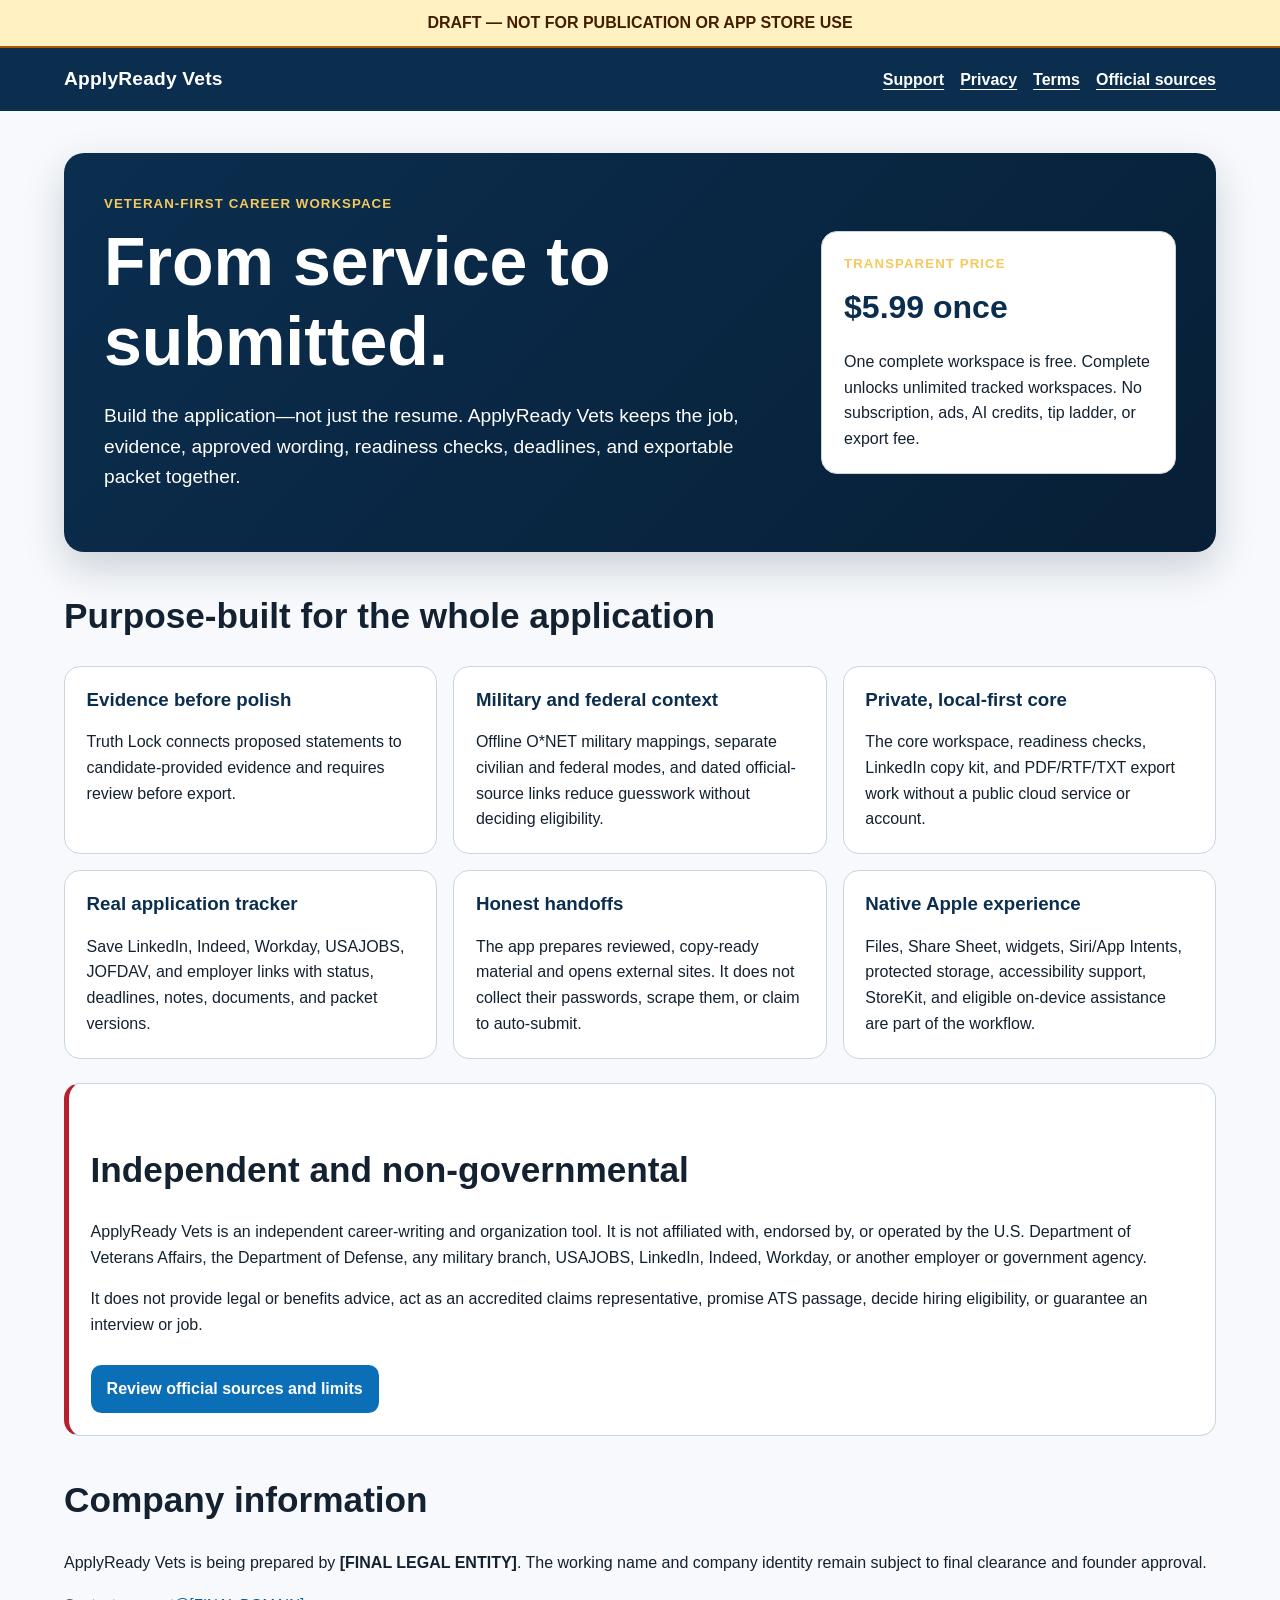
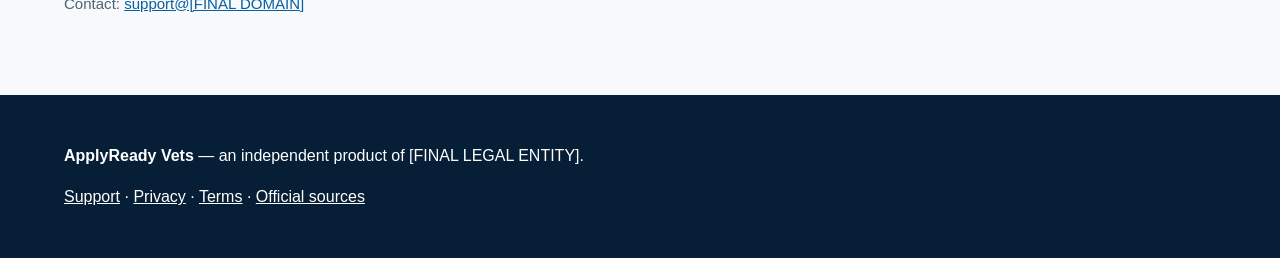
<file: launch-site/index.html>
<!doctype html>
<html lang="en">
<head>
  <meta charset="utf-8">
  <meta name="viewport" content="width=device-width, initial-scale=1">
  <meta name="robots" content="noindex,nofollow">
  <meta name="description" content="ApplyReady Vets helps veterans build, verify, organize, and finish trusted job application packets.">
  <title>ApplyReady Vets — Draft Launch Site</title>
  <link rel="stylesheet" href="styles.css">
</head>
<body>
  <a class="skip-link" href="#main">Skip to main content</a>
  <div class="draft-banner" role="status">DRAFT — NOT FOR PUBLICATION OR APP STORE USE</div>
  <header>
    <div class="nav-wrap">
      <a class="brand" href="index.html">ApplyReady Vets</a>
      <nav aria-label="Primary">
        <ul>
          <li><a href="support.html">Support</a></li>
          <li><a href="privacy.html">Privacy</a></li>
          <li><a href="terms.html">Terms</a></li>
          <li><a href="sources.html">Official sources</a></li>
        </ul>
      </nav>
    </div>
  </header>
  <main id="main">
    <section class="hero" aria-labelledby="hero-title">
      <div>
        <p class="eyebrow">Veteran-first career workspace</p>
        <h1 id="hero-title">From service to submitted.</h1>
        <p class="lede">Build the application—not just the resume. ApplyReady Vets keeps the job, evidence, approved wording, readiness checks, deadlines, and exportable packet together.</p>
      </div>
      <aside class="price-card" aria-label="Pricing summary">
        <p class="eyebrow">Transparent price</p>
        <strong>$5.99 once</strong>
        <p>One complete workspace is free. Complete unlocks unlimited tracked workspaces. No subscription, ads, AI credits, tip ladder, or export fee.</p>
      </aside>
    </section>

    <section aria-labelledby="difference-title">
      <h2 id="difference-title">Purpose-built for the whole application</h2>
      <div class="grid">
        <article class="card">
          <h3>Evidence before polish</h3>
          <p>Truth Lock connects proposed statements to candidate-provided evidence and requires review before export.</p>
        </article>
        <article class="card">
          <h3>Military and federal context</h3>
          <p>Offline O*NET military mappings, separate civilian and federal modes, and dated official-source links reduce guesswork without deciding eligibility.</p>
        </article>
        <article class="card">
          <h3>Private, local-first core</h3>
          <p>The core workspace, readiness checks, LinkedIn copy kit, and PDF/RTF/TXT export work without a public cloud service or account.</p>
        </article>
        <article class="card">
          <h3>Real application tracker</h3>
          <p>Save LinkedIn, Indeed, Workday, USAJOBS, JOFDAV, and employer links with status, deadlines, notes, documents, and packet versions.</p>
        </article>
        <article class="card">
          <h3>Honest handoffs</h3>
          <p>The app prepares reviewed, copy-ready material and opens external sites. It does not collect their passwords, scrape them, or claim to auto-submit.</p>
        </article>
        <article class="card">
          <h3>Native Apple experience</h3>
          <p>Files, Share Sheet, widgets, Siri/App Intents, protected storage, accessibility support, StoreKit, and eligible on-device assistance are part of the workflow.</p>
        </article>
      </div>
    </section>

    <section class="notice" aria-labelledby="independence-title">
      <h2 id="independence-title">Independent and non-governmental</h2>
      <p>ApplyReady Vets is an independent career-writing and organization tool. It is not affiliated with, endorsed by, or operated by the U.S. Department of Veterans Affairs, the Department of Defense, any military branch, USAJOBS, LinkedIn, Indeed, Workday, or another employer or government agency.</p>
      <p>It does not provide legal or benefits advice, act as an accredited claims representative, promise ATS passage, decide hiring eligibility, or guarantee an interview or job.</p>
      <a class="button" href="sources.html">Review official sources and limits</a>
    </section>

    <section aria-labelledby="company-title">
      <h2 id="company-title">Company information</h2>
      <p>ApplyReady Vets is being prepared by <strong>[FINAL LEGAL ENTITY]</strong>. The working name and company identity remain subject to final clearance and founder approval.</p>
      <p class="meta">Contact: <a href="mailto:support@[FINAL DOMAIN]">support@[FINAL DOMAIN]</a></p>
    </section>
  </main>
  <footer>
    <div>
      <p><strong>ApplyReady Vets</strong> — an independent product of [FINAL LEGAL ENTITY].</p>
      <p><a href="support.html">Support</a> · <a href="privacy.html">Privacy</a> · <a href="terms.html">Terms</a> · <a href="sources.html">Official sources</a></p>
    </div>
  </footer>
</body>
</html>
</file>
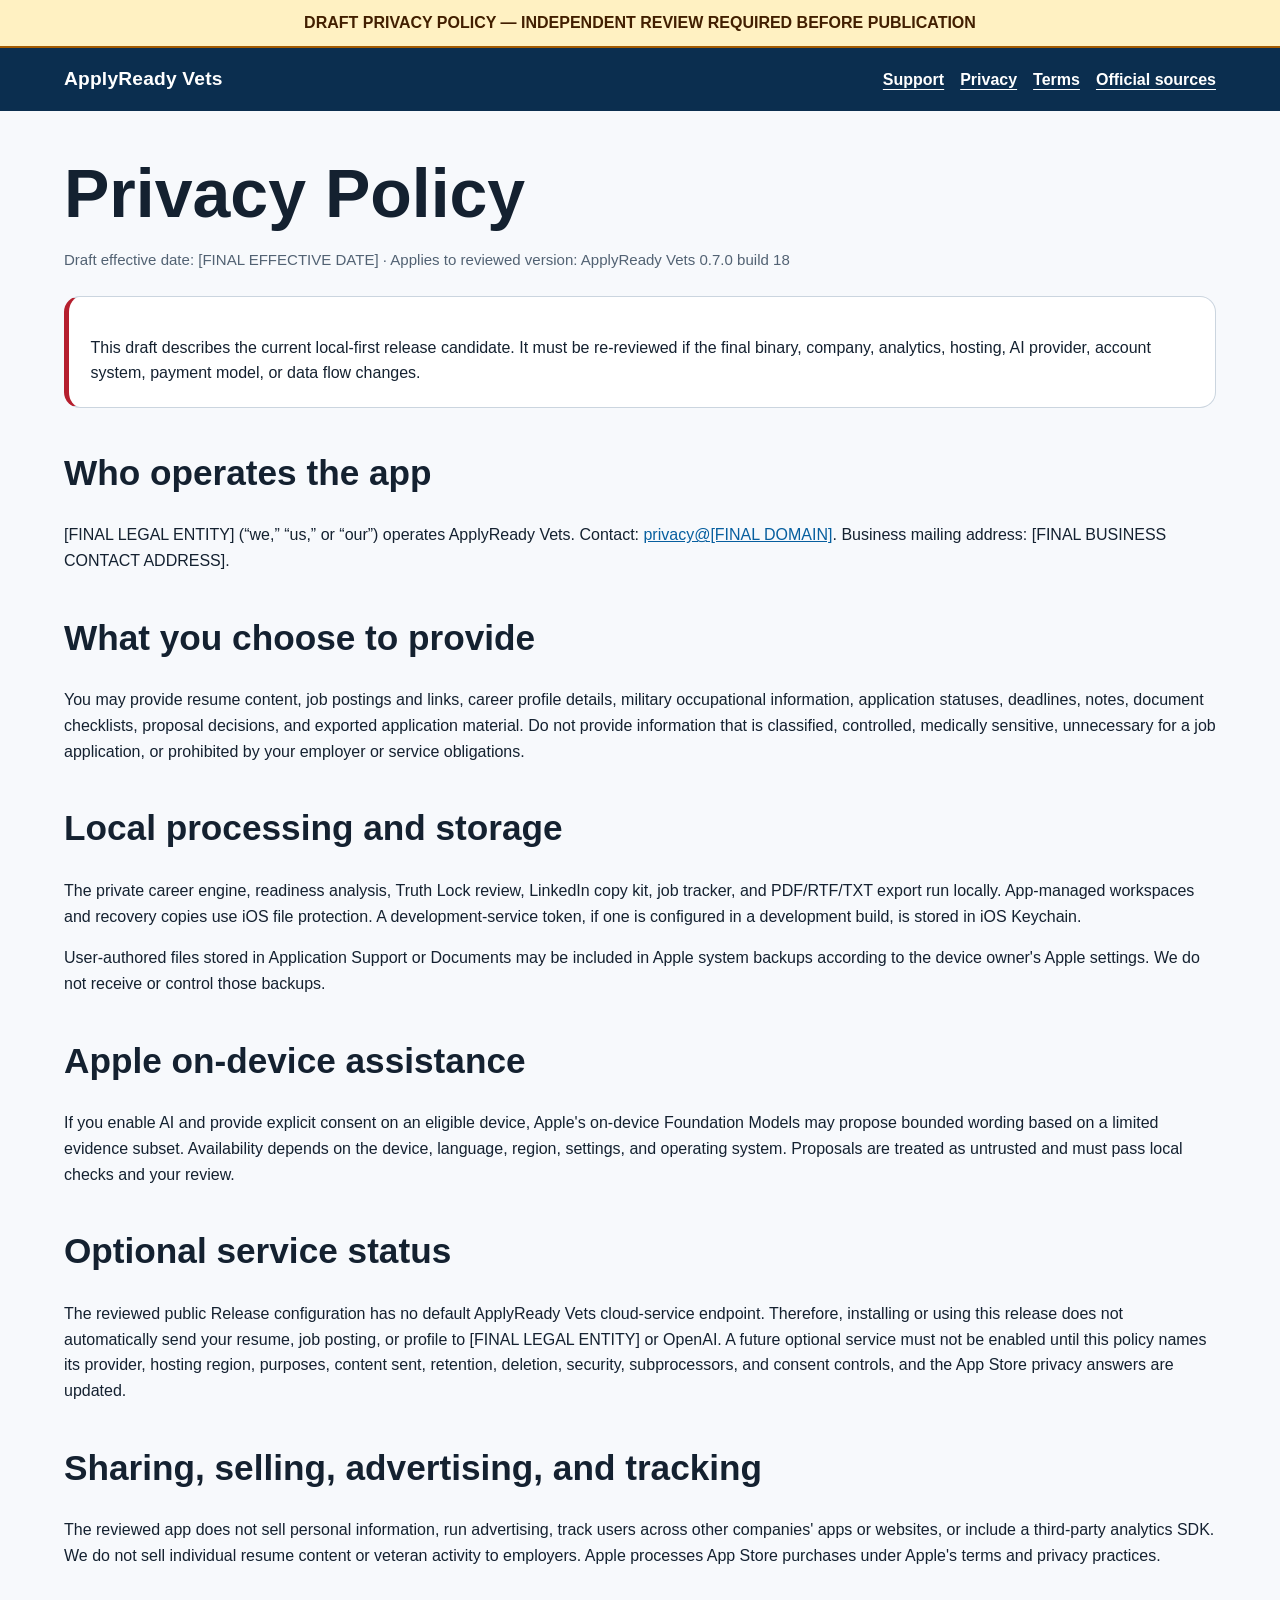
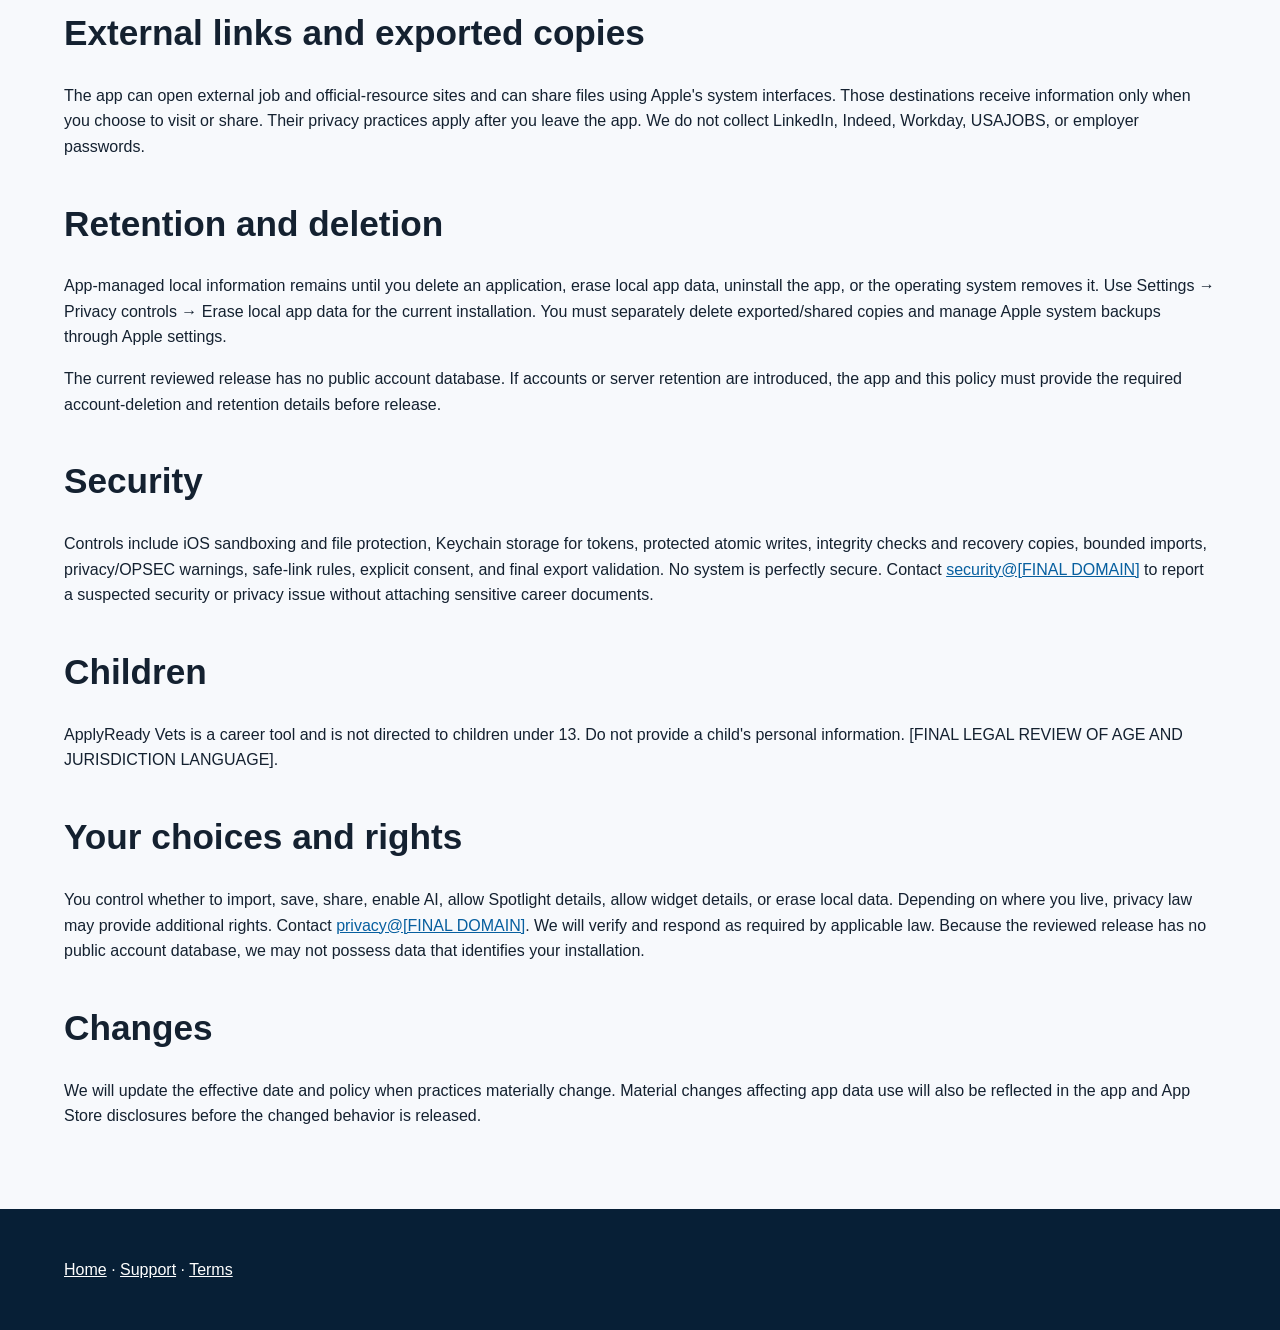
<file: launch-site/privacy.html>
<!doctype html>
<html lang="en">
<head>
  <meta charset="utf-8">
  <meta name="viewport" content="width=device-width, initial-scale=1">
  <meta name="robots" content="noindex,nofollow">
  <title>Privacy Policy — ApplyReady Vets Draft</title>
  <link rel="stylesheet" href="styles.css">
</head>
<body>
  <a class="skip-link" href="#main">Skip to main content</a>
  <div class="draft-banner" role="status">DRAFT PRIVACY POLICY — INDEPENDENT REVIEW REQUIRED BEFORE PUBLICATION</div>
  <header><div class="nav-wrap"><a class="brand" href="index.html">ApplyReady Vets</a><nav aria-label="Primary"><ul><li><a href="support.html">Support</a></li><li><a aria-current="page" href="privacy.html">Privacy</a></li><li><a href="terms.html">Terms</a></li><li><a href="sources.html">Official sources</a></li></ul></nav></div></header>
  <main id="main">
    <h1>Privacy Policy</h1>
    <p class="meta">Draft effective date: [FINAL EFFECTIVE DATE] · Applies to reviewed version: ApplyReady Vets 0.7.0 build 18</p>
    <div class="notice"><p>This draft describes the current local-first release candidate. It must be re-reviewed if the final binary, company, analytics, hosting, AI provider, account system, payment model, or data flow changes.</p></div>

    <h2>Who operates the app</h2>
    <p>[FINAL LEGAL ENTITY] (“we,” “us,” or “our”) operates ApplyReady Vets. Contact: <a href="mailto:privacy@[FINAL DOMAIN]">privacy@[FINAL DOMAIN]</a>. Business mailing address: [FINAL BUSINESS CONTACT ADDRESS].</p>

    <h2>What you choose to provide</h2>
    <p>You may provide resume content, job postings and links, career profile details, military occupational information, application statuses, deadlines, notes, document checklists, proposal decisions, and exported application material. Do not provide information that is classified, controlled, medically sensitive, unnecessary for a job application, or prohibited by your employer or service obligations.</p>

    <h2>Local processing and storage</h2>
    <p>The private career engine, readiness analysis, Truth Lock review, LinkedIn copy kit, job tracker, and PDF/RTF/TXT export run locally. App-managed workspaces and recovery copies use iOS file protection. A development-service token, if one is configured in a development build, is stored in iOS Keychain.</p>
    <p>User-authored files stored in Application Support or Documents may be included in Apple system backups according to the device owner's Apple settings. We do not receive or control those backups.</p>

    <h2>Apple on-device assistance</h2>
    <p>If you enable AI and provide explicit consent on an eligible device, Apple's on-device Foundation Models may propose bounded wording based on a limited evidence subset. Availability depends on the device, language, region, settings, and operating system. Proposals are treated as untrusted and must pass local checks and your review.</p>

    <h2>Optional service status</h2>
    <p>The reviewed public Release configuration has no default ApplyReady Vets cloud-service endpoint. Therefore, installing or using this release does not automatically send your resume, job posting, or profile to [FINAL LEGAL ENTITY] or OpenAI. A future optional service must not be enabled until this policy names its provider, hosting region, purposes, content sent, retention, deletion, security, subprocessors, and consent controls, and the App Store privacy answers are updated.</p>

    <h2>Sharing, selling, advertising, and tracking</h2>
    <p>The reviewed app does not sell personal information, run advertising, track users across other companies' apps or websites, or include a third-party analytics SDK. We do not sell individual resume content or veteran activity to employers. Apple processes App Store purchases under Apple's terms and privacy practices.</p>

    <h2>External links and exported copies</h2>
    <p>The app can open external job and official-resource sites and can share files using Apple's system interfaces. Those destinations receive information only when you choose to visit or share. Their privacy practices apply after you leave the app. We do not collect LinkedIn, Indeed, Workday, USAJOBS, or employer passwords.</p>

    <h2>Retention and deletion</h2>
    <p>App-managed local information remains until you delete an application, erase local app data, uninstall the app, or the operating system removes it. Use Settings → Privacy controls → Erase local app data for the current installation. You must separately delete exported/shared copies and manage Apple system backups through Apple settings.</p>
    <p>The current reviewed release has no public account database. If accounts or server retention are introduced, the app and this policy must provide the required account-deletion and retention details before release.</p>

    <h2>Security</h2>
    <p>Controls include iOS sandboxing and file protection, Keychain storage for tokens, protected atomic writes, integrity checks and recovery copies, bounded imports, privacy/OPSEC warnings, safe-link rules, explicit consent, and final export validation. No system is perfectly secure. Contact <a href="mailto:security@[FINAL DOMAIN]">security@[FINAL DOMAIN]</a> to report a suspected security or privacy issue without attaching sensitive career documents.</p>

    <h2>Children</h2>
    <p>ApplyReady Vets is a career tool and is not directed to children under 13. Do not provide a child's personal information. [FINAL LEGAL REVIEW OF AGE AND JURISDICTION LANGUAGE].</p>

    <h2>Your choices and rights</h2>
    <p>You control whether to import, save, share, enable AI, allow Spotlight details, allow widget details, or erase local data. Depending on where you live, privacy law may provide additional rights. Contact <a href="mailto:privacy@[FINAL DOMAIN]">privacy@[FINAL DOMAIN]</a>. We will verify and respond as required by applicable law. Because the reviewed release has no public account database, we may not possess data that identifies your installation.</p>

    <h2>Changes</h2>
    <p>We will update the effective date and policy when practices materially change. Material changes affecting app data use will also be reflected in the app and App Store disclosures before the changed behavior is released.</p>
  </main>
  <footer><div><p><a href="index.html">Home</a> · <a href="support.html">Support</a> · <a href="terms.html">Terms</a></p></div></footer>
</body>
</html>
</file>
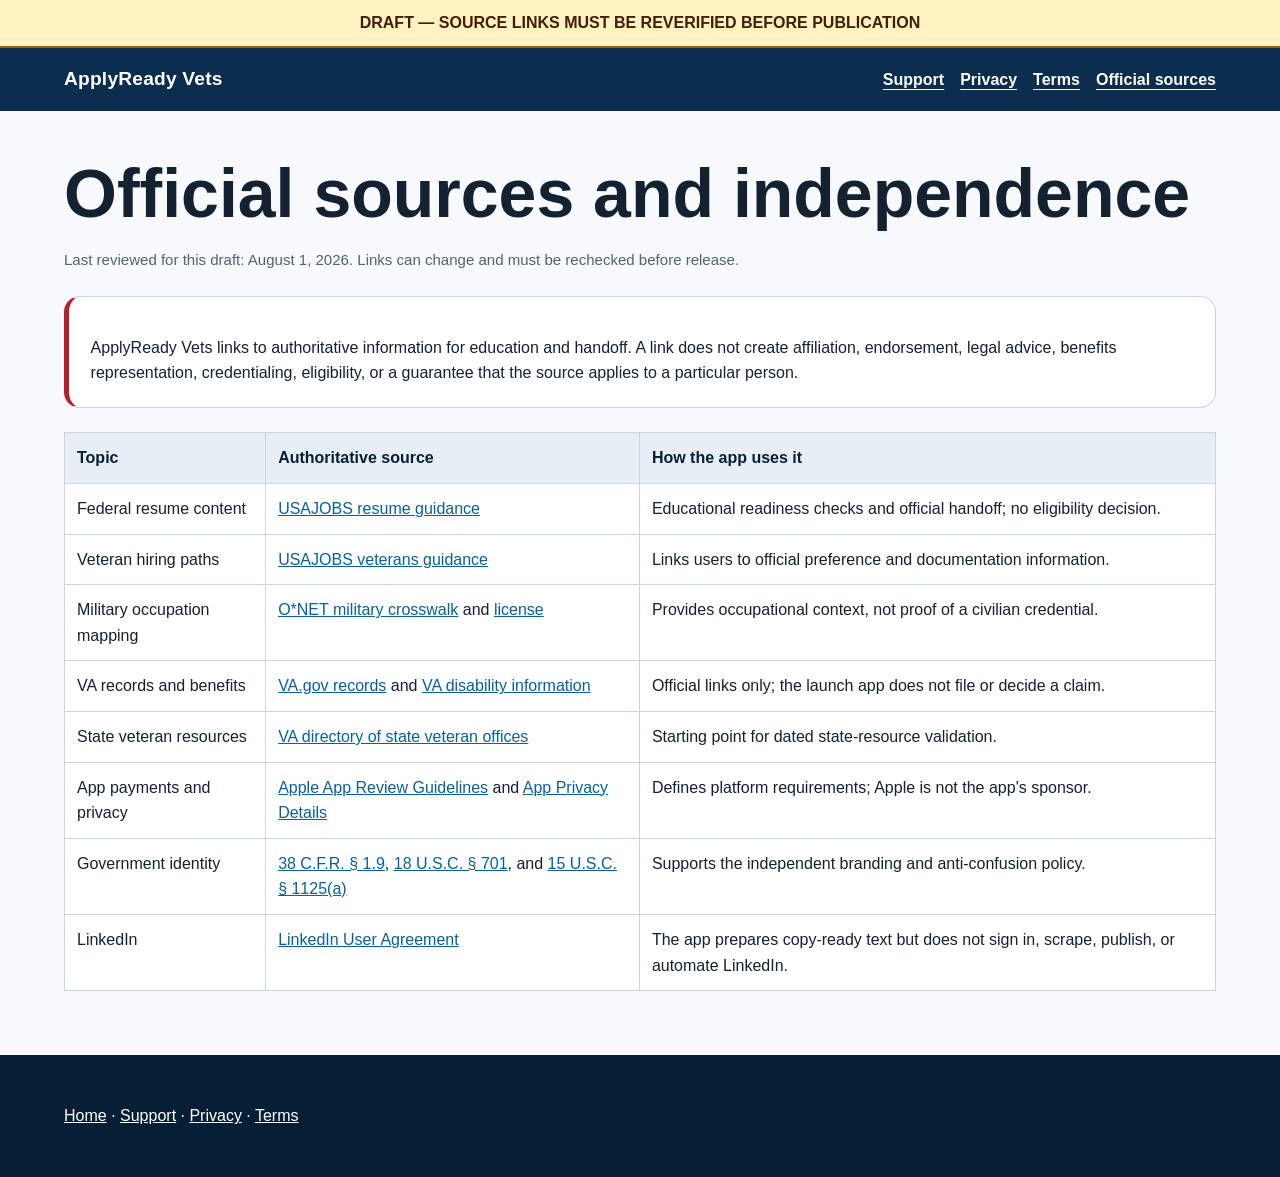
<file: launch-site/sources.html>
<!doctype html>
<html lang="en">
<head>
  <meta charset="utf-8">
  <meta name="viewport" content="width=device-width, initial-scale=1">
  <meta name="robots" content="noindex,nofollow">
  <title>Official Sources — ApplyReady Vets Draft</title>
  <link rel="stylesheet" href="styles.css">
</head>
<body>
  <a class="skip-link" href="#main">Skip to main content</a>
  <div class="draft-banner" role="status">DRAFT — SOURCE LINKS MUST BE REVERIFIED BEFORE PUBLICATION</div>
  <header><div class="nav-wrap"><a class="brand" href="index.html">ApplyReady Vets</a><nav aria-label="Primary"><ul><li><a href="support.html">Support</a></li><li><a href="privacy.html">Privacy</a></li><li><a href="terms.html">Terms</a></li><li><a aria-current="page" href="sources.html">Official sources</a></li></ul></nav></div></header>
  <main id="main">
    <h1>Official sources and independence</h1>
    <p class="meta">Last reviewed for this draft: August 1, 2026. Links can change and must be rechecked before release.</p>
    <div class="notice"><p>ApplyReady Vets links to authoritative information for education and handoff. A link does not create affiliation, endorsement, legal advice, benefits representation, credentialing, eligibility, or a guarantee that the source applies to a particular person.</p></div>
    <table>
      <thead><tr><th scope="col">Topic</th><th scope="col">Authoritative source</th><th scope="col">How the app uses it</th></tr></thead>
      <tbody>
        <tr><td>Federal resume content</td><td><a href="https://help.usajobs.gov/faq/application/documents/resume/what-to-include">USAJOBS resume guidance</a></td><td>Educational readiness checks and official handoff; no eligibility decision.</td></tr>
        <tr><td>Veteran hiring paths</td><td><a href="https://help.usajobs.gov/working-in-government/unique-hiring-paths/veterans">USAJOBS veterans guidance</a></td><td>Links users to official preference and documentation information.</td></tr>
        <tr><td>Military occupation mapping</td><td><a href="https://www.onetcenter.org/crosswalks.html">O*NET military crosswalk</a> and <a href="https://www.onetcenter.org/license_agreements.html">license</a></td><td>Provides occupational context, not proof of a civilian credential.</td></tr>
        <tr><td>VA records and benefits</td><td><a href="https://www.va.gov/records/">VA.gov records</a> and <a href="https://www.va.gov/disability/">VA disability information</a></td><td>Official links only; the launch app does not file or decide a claim.</td></tr>
        <tr><td>State veteran resources</td><td><a href="https://www.va.gov/statedva.htm">VA directory of state veteran offices</a></td><td>Starting point for dated state-resource validation.</td></tr>
        <tr><td>App payments and privacy</td><td><a href="https://developer.apple.com/app-store/review/guidelines/">Apple App Review Guidelines</a> and <a href="https://developer.apple.com/app-store/app-privacy-details/">App Privacy Details</a></td><td>Defines platform requirements; Apple is not the app's sponsor.</td></tr>
        <tr><td>Government identity</td><td><a href="https://www.ecfr.gov/current/title-38/chapter-I/part-1/section-1.9">38 C.F.R. § 1.9</a>, <a href="https://uscode.house.gov/view.xhtml?req=granuleid:USC-prelim-title18-section701">18 U.S.C. § 701</a>, and <a href="https://uscode.house.gov/view.xhtml?req=(title:15%20section:1125(a)%20edition:prelim)">15 U.S.C. § 1125(a)</a></td><td>Supports the independent branding and anti-confusion policy.</td></tr>
        <tr><td>LinkedIn</td><td><a href="https://www.linkedin.com/legal/user-agreement">LinkedIn User Agreement</a></td><td>The app prepares copy-ready text but does not sign in, scrape, publish, or automate LinkedIn.</td></tr>
      </tbody>
    </table>
  </main>
  <footer><div><p><a href="index.html">Home</a> · <a href="support.html">Support</a> · <a href="privacy.html">Privacy</a> · <a href="terms.html">Terms</a></p></div></footer>
</body>
</html>
</file>
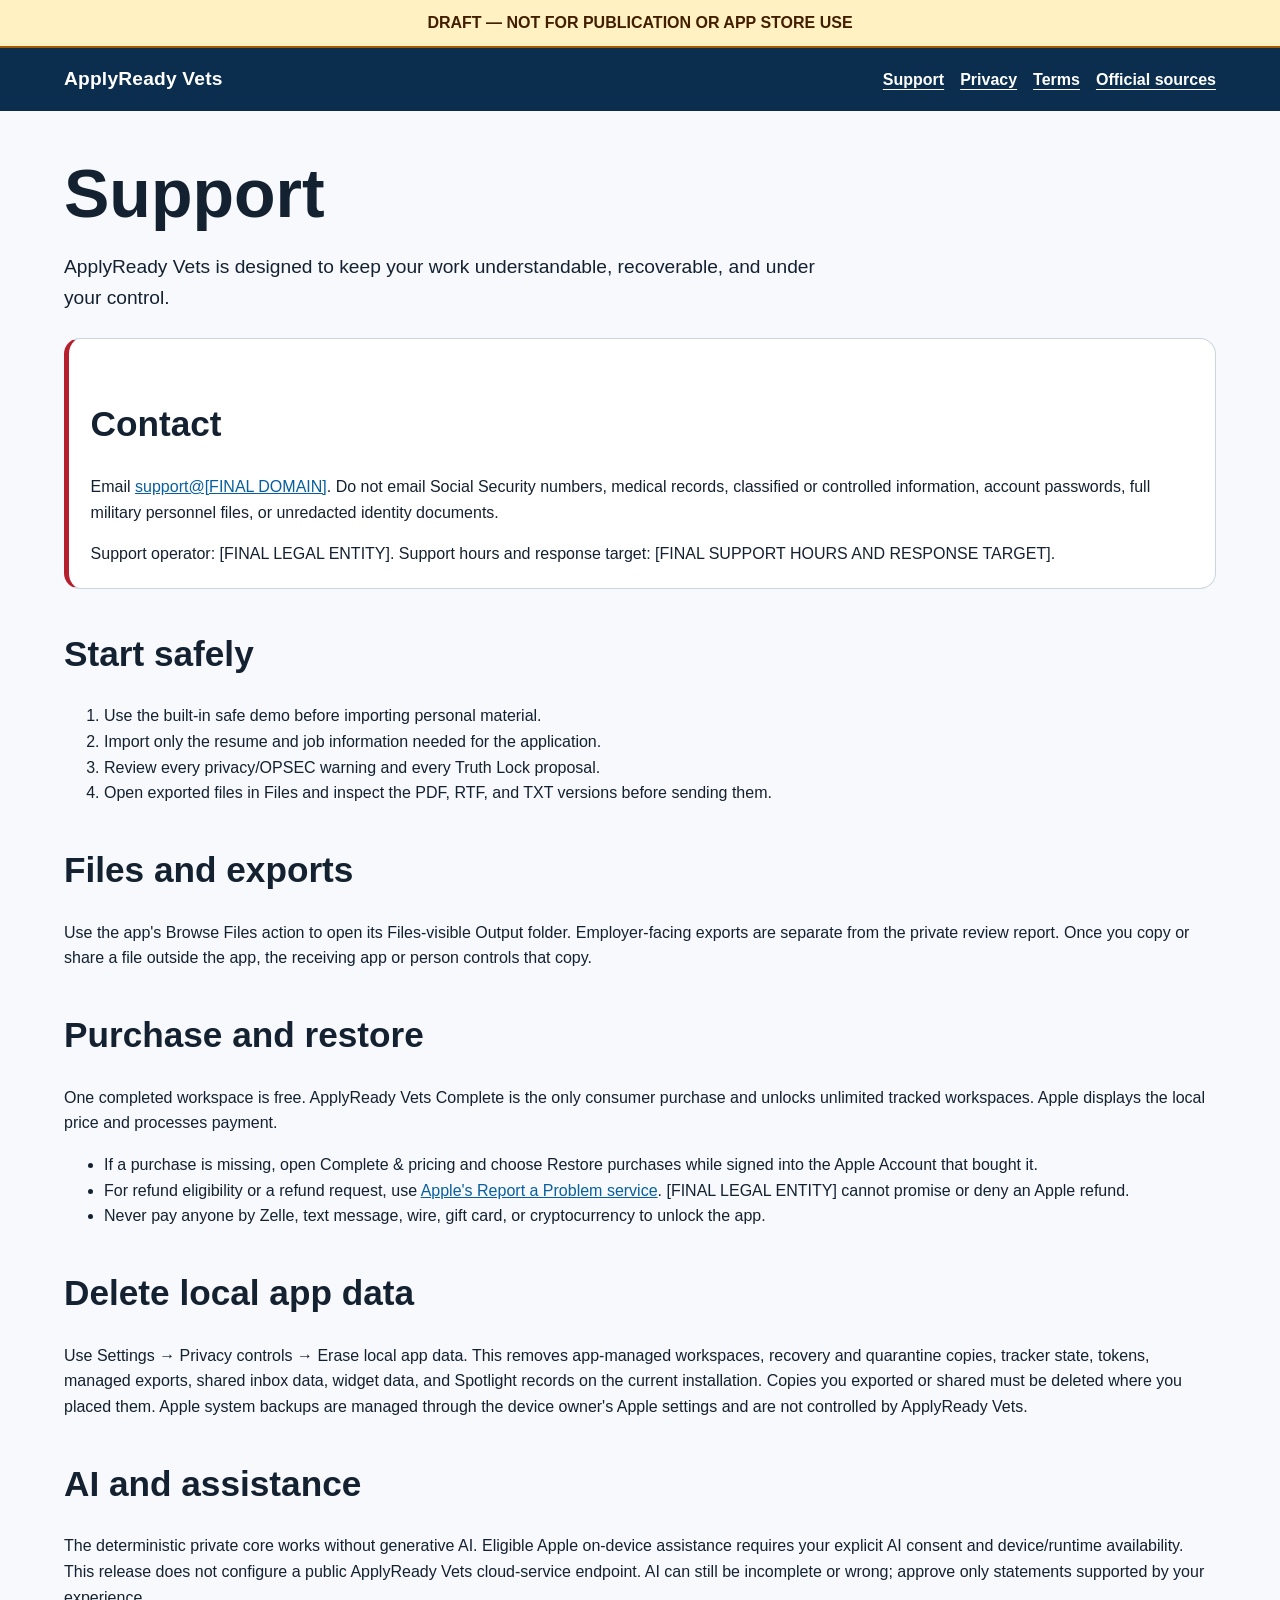
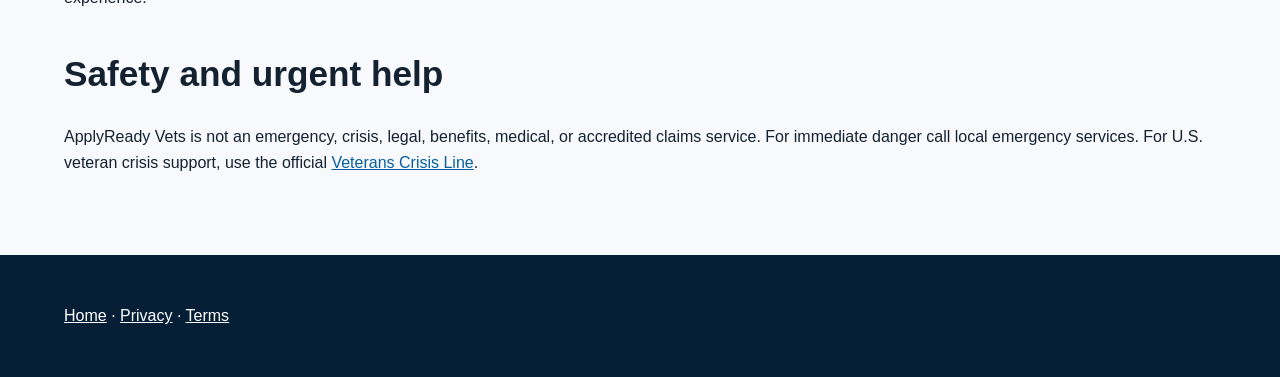
<file: launch-site/support.html>
<!doctype html>
<html lang="en">
<head>
  <meta charset="utf-8">
  <meta name="viewport" content="width=device-width, initial-scale=1">
  <meta name="robots" content="noindex,nofollow">
  <title>Support — ApplyReady Vets Draft</title>
  <link rel="stylesheet" href="styles.css">
</head>
<body>
  <a class="skip-link" href="#main">Skip to main content</a>
  <div class="draft-banner" role="status">DRAFT — NOT FOR PUBLICATION OR APP STORE USE</div>
  <header><div class="nav-wrap"><a class="brand" href="index.html">ApplyReady Vets</a><nav aria-label="Primary"><ul><li><a aria-current="page" href="support.html">Support</a></li><li><a href="privacy.html">Privacy</a></li><li><a href="terms.html">Terms</a></li><li><a href="sources.html">Official sources</a></li></ul></nav></div></header>
  <main id="main">
    <h1>Support</h1>
    <p class="lede">ApplyReady Vets is designed to keep your work understandable, recoverable, and under your control.</p>
    <div class="notice">
      <h2>Contact</h2>
      <p>Email <a href="mailto:support@[FINAL DOMAIN]">support@[FINAL DOMAIN]</a>. Do not email Social Security numbers, medical records, classified or controlled information, account passwords, full military personnel files, or unredacted identity documents.</p>
      <p>Support operator: [FINAL LEGAL ENTITY]. Support hours and response target: [FINAL SUPPORT HOURS AND RESPONSE TARGET].</p>
    </div>

    <h2>Start safely</h2>
    <ol>
      <li>Use the built-in safe demo before importing personal material.</li>
      <li>Import only the resume and job information needed for the application.</li>
      <li>Review every privacy/OPSEC warning and every Truth Lock proposal.</li>
      <li>Open exported files in Files and inspect the PDF, RTF, and TXT versions before sending them.</li>
    </ol>

    <h2>Files and exports</h2>
    <p>Use the app's Browse Files action to open its Files-visible Output folder. Employer-facing exports are separate from the private review report. Once you copy or share a file outside the app, the receiving app or person controls that copy.</p>

    <h2>Purchase and restore</h2>
    <p>One completed workspace is free. ApplyReady Vets Complete is the only consumer purchase and unlocks unlimited tracked workspaces. Apple displays the local price and processes payment.</p>
    <ul>
      <li>If a purchase is missing, open Complete &amp; pricing and choose Restore purchases while signed into the Apple Account that bought it.</li>
      <li>For refund eligibility or a refund request, use <a href="https://reportaproblem.apple.com/">Apple's Report a Problem service</a>. [FINAL LEGAL ENTITY] cannot promise or deny an Apple refund.</li>
      <li>Never pay anyone by Zelle, text message, wire, gift card, or cryptocurrency to unlock the app.</li>
    </ul>

    <h2>Delete local app data</h2>
    <p>Use Settings → Privacy controls → Erase local app data. This removes app-managed workspaces, recovery and quarantine copies, tracker state, tokens, managed exports, shared inbox data, widget data, and Spotlight records on the current installation. Copies you exported or shared must be deleted where you placed them. Apple system backups are managed through the device owner's Apple settings and are not controlled by ApplyReady Vets.</p>

    <h2>AI and assistance</h2>
    <p>The deterministic private core works without generative AI. Eligible Apple on-device assistance requires your explicit AI consent and device/runtime availability. This release does not configure a public ApplyReady Vets cloud-service endpoint. AI can still be incomplete or wrong; approve only statements supported by your experience.</p>

    <h2>Safety and urgent help</h2>
    <p>ApplyReady Vets is not an emergency, crisis, legal, benefits, medical, or accredited claims service. For immediate danger call local emergency services. For U.S. veteran crisis support, use the official <a href="https://www.veteranscrisisline.net/">Veterans Crisis Line</a>.</p>
  </main>
  <footer><div><p><a href="index.html">Home</a> · <a href="privacy.html">Privacy</a> · <a href="terms.html">Terms</a></p></div></footer>
</body>
</html>
</file>
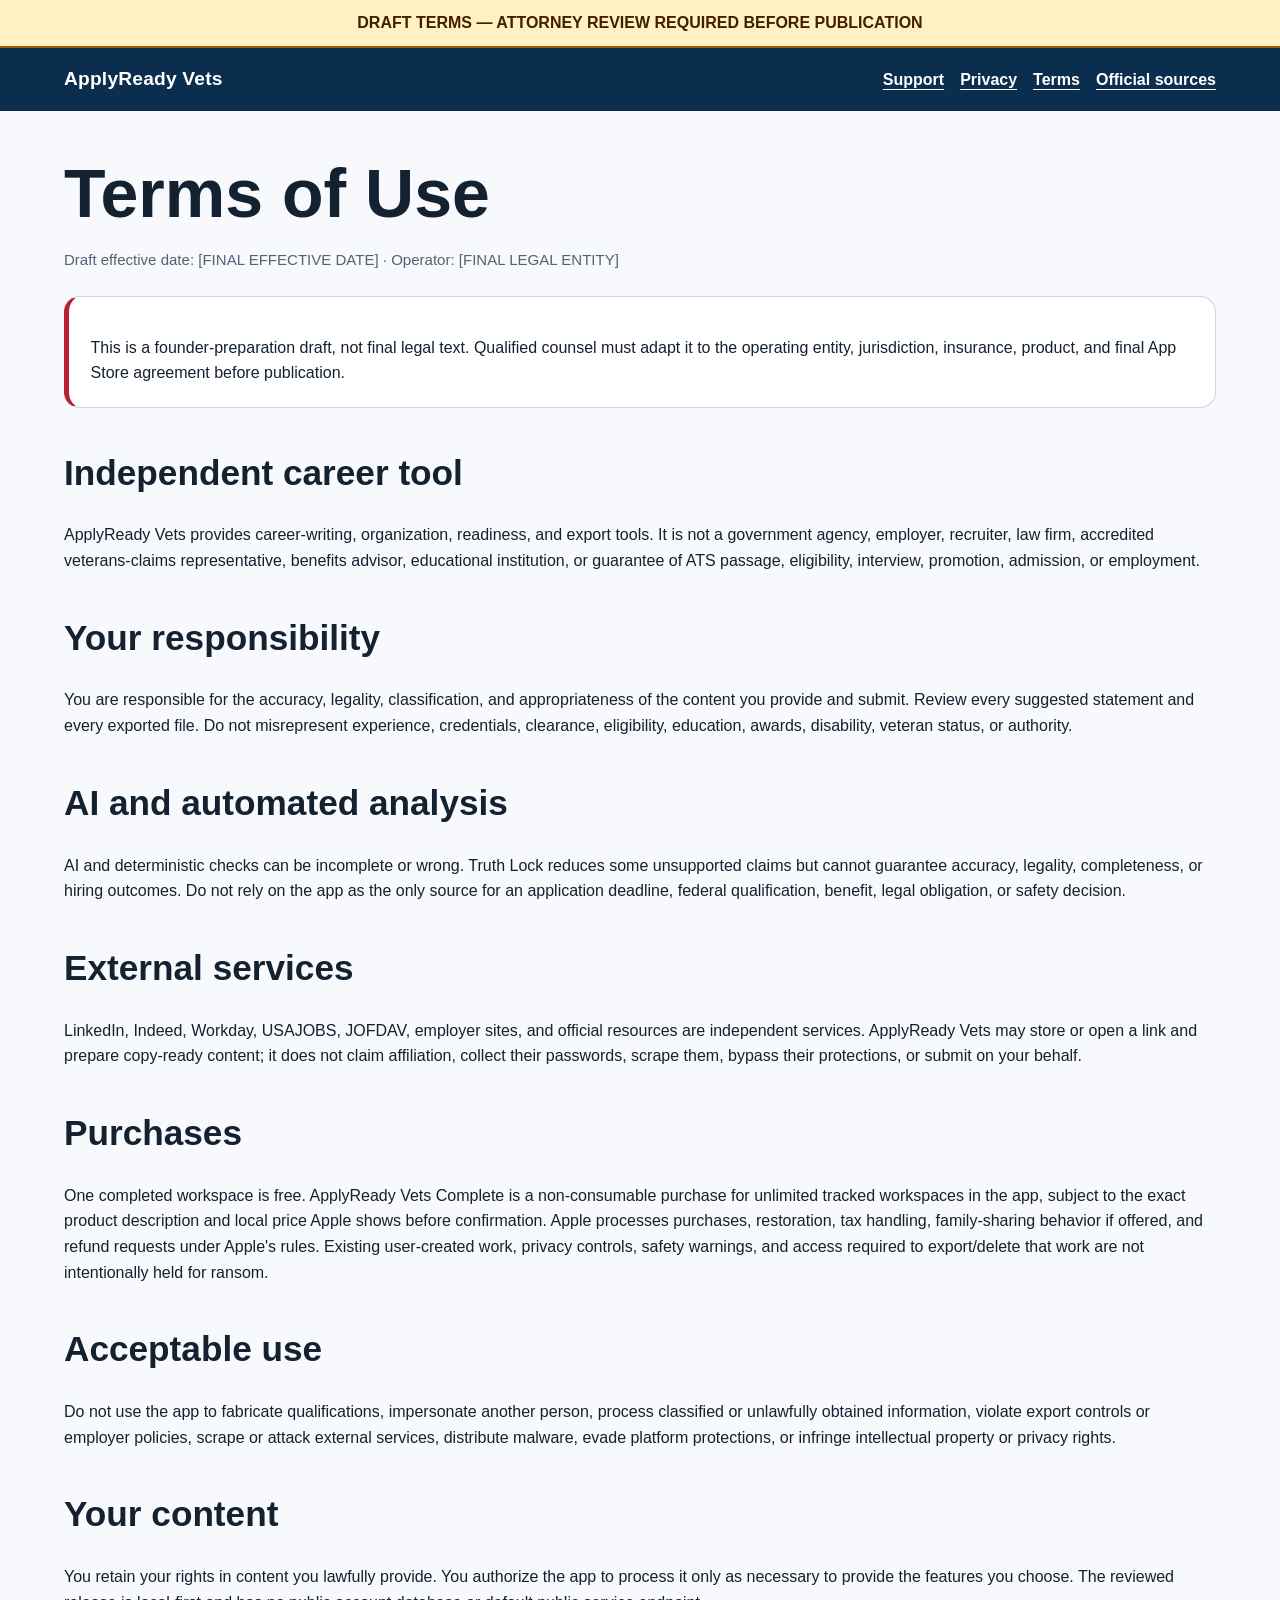
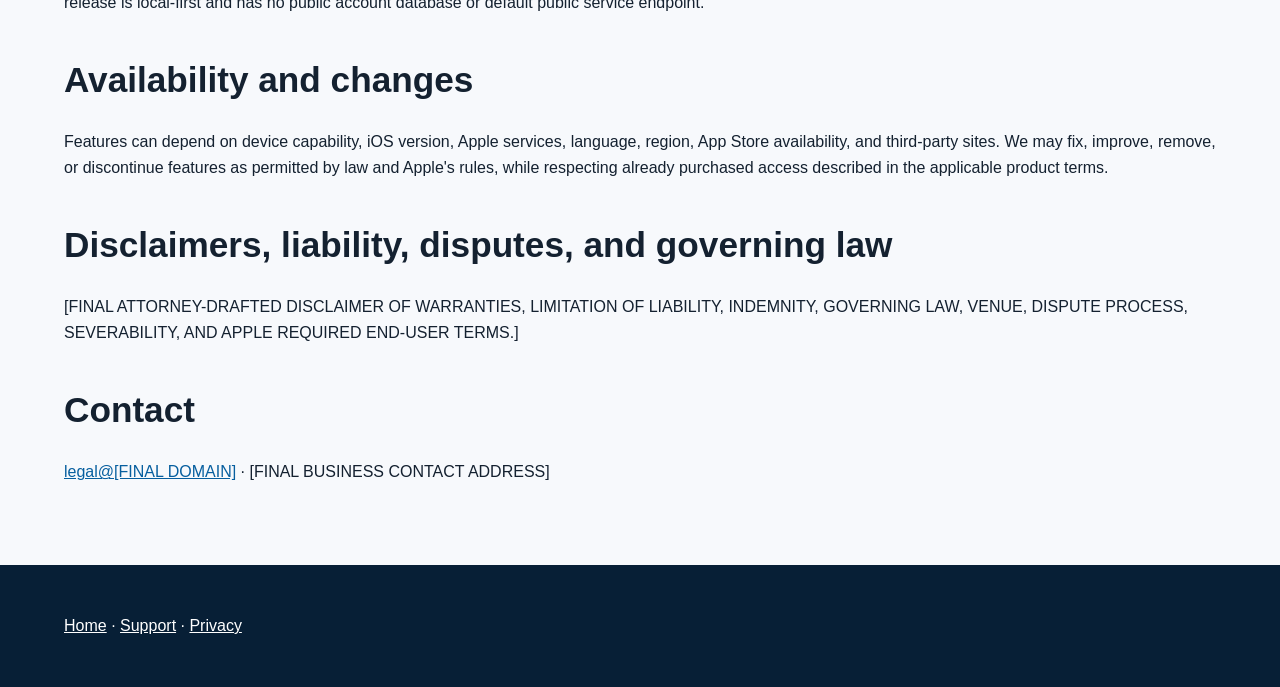
<file: launch-site/terms.html>
<!doctype html>
<html lang="en">
<head>
  <meta charset="utf-8">
  <meta name="viewport" content="width=device-width, initial-scale=1">
  <meta name="robots" content="noindex,nofollow">
  <title>Terms of Use — ApplyReady Vets Draft</title>
  <link rel="stylesheet" href="styles.css">
</head>
<body>
  <a class="skip-link" href="#main">Skip to main content</a>
  <div class="draft-banner" role="status">DRAFT TERMS — ATTORNEY REVIEW REQUIRED BEFORE PUBLICATION</div>
  <header><div class="nav-wrap"><a class="brand" href="index.html">ApplyReady Vets</a><nav aria-label="Primary"><ul><li><a href="support.html">Support</a></li><li><a href="privacy.html">Privacy</a></li><li><a aria-current="page" href="terms.html">Terms</a></li><li><a href="sources.html">Official sources</a></li></ul></nav></div></header>
  <main id="main">
    <h1>Terms of Use</h1>
    <p class="meta">Draft effective date: [FINAL EFFECTIVE DATE] · Operator: [FINAL LEGAL ENTITY]</p>
    <div class="notice"><p>This is a founder-preparation draft, not final legal text. Qualified counsel must adapt it to the operating entity, jurisdiction, insurance, product, and final App Store agreement before publication.</p></div>

    <h2>Independent career tool</h2>
    <p>ApplyReady Vets provides career-writing, organization, readiness, and export tools. It is not a government agency, employer, recruiter, law firm, accredited veterans-claims representative, benefits advisor, educational institution, or guarantee of ATS passage, eligibility, interview, promotion, admission, or employment.</p>

    <h2>Your responsibility</h2>
    <p>You are responsible for the accuracy, legality, classification, and appropriateness of the content you provide and submit. Review every suggested statement and every exported file. Do not misrepresent experience, credentials, clearance, eligibility, education, awards, disability, veteran status, or authority.</p>

    <h2>AI and automated analysis</h2>
    <p>AI and deterministic checks can be incomplete or wrong. Truth Lock reduces some unsupported claims but cannot guarantee accuracy, legality, completeness, or hiring outcomes. Do not rely on the app as the only source for an application deadline, federal qualification, benefit, legal obligation, or safety decision.</p>

    <h2>External services</h2>
    <p>LinkedIn, Indeed, Workday, USAJOBS, JOFDAV, employer sites, and official resources are independent services. ApplyReady Vets may store or open a link and prepare copy-ready content; it does not claim affiliation, collect their passwords, scrape them, bypass their protections, or submit on your behalf.</p>

    <h2>Purchases</h2>
    <p>One completed workspace is free. ApplyReady Vets Complete is a non-consumable purchase for unlimited tracked workspaces in the app, subject to the exact product description and local price Apple shows before confirmation. Apple processes purchases, restoration, tax handling, family-sharing behavior if offered, and refund requests under Apple's rules. Existing user-created work, privacy controls, safety warnings, and access required to export/delete that work are not intentionally held for ransom.</p>

    <h2>Acceptable use</h2>
    <p>Do not use the app to fabricate qualifications, impersonate another person, process classified or unlawfully obtained information, violate export controls or employer policies, scrape or attack external services, distribute malware, evade platform protections, or infringe intellectual property or privacy rights.</p>

    <h2>Your content</h2>
    <p>You retain your rights in content you lawfully provide. You authorize the app to process it only as necessary to provide the features you choose. The reviewed release is local-first and has no public account database or default public service endpoint.</p>

    <h2>Availability and changes</h2>
    <p>Features can depend on device capability, iOS version, Apple services, language, region, App Store availability, and third-party sites. We may fix, improve, remove, or discontinue features as permitted by law and Apple's rules, while respecting already purchased access described in the applicable product terms.</p>

    <h2>Disclaimers, liability, disputes, and governing law</h2>
    <p>[FINAL ATTORNEY-DRAFTED DISCLAIMER OF WARRANTIES, LIMITATION OF LIABILITY, INDEMNITY, GOVERNING LAW, VENUE, DISPUTE PROCESS, SEVERABILITY, AND APPLE REQUIRED END-USER TERMS.]</p>

    <h2>Contact</h2>
    <p><a href="mailto:legal@[FINAL DOMAIN]">legal@[FINAL DOMAIN]</a> · [FINAL BUSINESS CONTACT ADDRESS]</p>
  </main>
  <footer><div><p><a href="index.html">Home</a> · <a href="support.html">Support</a> · <a href="privacy.html">Privacy</a></p></div></footer>
</body>
</html>
</file>
<file: launch-site/styles.css>
:root {
  color-scheme: light dark;
  --navy: #0b2e4f;
  --navy-strong: #071f36;
  --blue: #0b6fb8;
  --blue-hover: #075a95;
  --red: #b51f2e;
  --gold: #f4c95d;
  --paper: #f7f9fc;
  --surface: #ffffff;
  --ink: #142130;
  --muted: #526273;
  --line: #cbd5df;
  --focus: #ffbf47;
  --max: 72rem;
}

* { box-sizing: border-box; }

html { scroll-behavior: smooth; }

body {
  margin: 0;
  background: var(--paper);
  color: var(--ink);
  font-family: -apple-system, BlinkMacSystemFont, "Segoe UI", sans-serif;
  font-size: 1rem;
  line-height: 1.6;
}

a { color: #075f9f; }
a:hover { color: var(--blue-hover); }
a:focus-visible, button:focus-visible {
  outline: 0.22rem solid var(--focus);
  outline-offset: 0.18rem;
}

.skip-link {
  position: absolute;
  left: 1rem;
  top: -5rem;
  z-index: 100;
  background: var(--surface);
  color: var(--ink);
  padding: 0.7rem 1rem;
  border: 0.15rem solid var(--navy);
}
.skip-link:focus { top: 1rem; }

.draft-banner {
  background: #fff1c2;
  color: #421f00;
  border-bottom: 0.18rem solid #a45b00;
  padding: 0.65rem 1rem;
  font-weight: 750;
  text-align: center;
}

header {
  background: var(--navy);
  color: #fff;
}

.nav-wrap, main, footer > div {
  width: min(calc(100% - 2rem), var(--max));
  margin-inline: auto;
}

.nav-wrap {
  display: flex;
  flex-wrap: wrap;
  align-items: center;
  justify-content: space-between;
  gap: 0.75rem 1.5rem;
  padding: 1rem 0;
}

.brand {
  color: #fff;
  font-size: 1.2rem;
  font-weight: 800;
  text-decoration: none;
  letter-spacing: 0.01em;
}

nav ul {
  display: flex;
  flex-wrap: wrap;
  gap: 0.4rem 1rem;
  margin: 0;
  padding: 0;
  list-style: none;
}
nav a { color: #fff; font-weight: 650; text-underline-offset: 0.23rem; }
nav a:hover { color: var(--gold); }

main { padding: 2.6rem 0 4rem; }

.hero {
  display: grid;
  grid-template-columns: minmax(0, 1.45fr) minmax(16rem, 0.75fr);
  gap: 2rem;
  align-items: center;
  padding: 2.5rem;
  background: linear-gradient(135deg, var(--navy), var(--navy-strong));
  border-radius: 1.25rem;
  color: #fff;
  box-shadow: 0 1rem 2.5rem rgba(7, 31, 54, 0.18);
}

.eyebrow {
  margin: 0 0 0.45rem;
  color: var(--gold);
  font-weight: 800;
  letter-spacing: 0.08em;
  text-transform: uppercase;
  font-size: 0.83rem;
}

h1, h2, h3 { line-height: 1.18; }
h1 { margin: 0 0 0.8rem; font-size: clamp(2rem, 6vw, 4.25rem); }
h2 { margin-top: 2.7rem; font-size: clamp(1.5rem, 3vw, 2.2rem); }
h3 { margin-top: 0; }

.lede { font-size: 1.2rem; max-width: 48rem; }

.price-card, .card, .notice {
  background: var(--surface);
  color: var(--ink);
  border: 0.08rem solid var(--line);
  border-radius: 1rem;
  padding: 1.35rem;
}

.price-card strong { display: block; font-size: 2rem; color: var(--navy); }
.price-card p:last-child { margin-bottom: 0; }

.grid {
  display: grid;
  grid-template-columns: repeat(3, minmax(0, 1fr));
  gap: 1rem;
}

.card p:last-child, .notice p:last-child { margin-bottom: 0; }
.card h3 { color: var(--navy); }

.button {
  display: inline-block;
  margin-top: 0.7rem;
  background: var(--blue);
  color: #fff;
  padding: 0.72rem 1rem;
  border-radius: 0.65rem;
  font-weight: 750;
  text-decoration: none;
}
.button:hover { color: #fff; background: var(--blue-hover); }

.notice {
  margin: 1.5rem 0;
  border-left: 0.35rem solid var(--red);
}

.meta { color: var(--muted); font-size: 0.94rem; }

table { width: 100%; border-collapse: collapse; background: var(--surface); }
th, td { border: 0.08rem solid var(--line); padding: 0.75rem; text-align: left; vertical-align: top; }
th { background: #e8eef5; color: var(--navy-strong); }

footer {
  background: var(--navy-strong);
  color: #fff;
  padding: 2rem 0;
}
footer a { color: #fff; }

@media (max-width: 52rem) {
  .hero { grid-template-columns: 1fr; padding: 1.5rem; }
  .grid { grid-template-columns: 1fr; }
}

@media (prefers-reduced-motion: reduce) {
  html { scroll-behavior: auto; }
}

@media (prefers-color-scheme: dark) {
  :root {
    --paper: #0d1721;
    --surface: #152536;
    --ink: #f4f7fa;
    --muted: #c6d0da;
    --line: #496074;
  }
  a { color: #72c5ff; }
  th { background: #233b51; color: #fff; }
  .draft-banner { background: #5c3600; color: #fff4d6; }
  .price-card strong, .card h3 { color: #a9dcff; }
}
</file>
